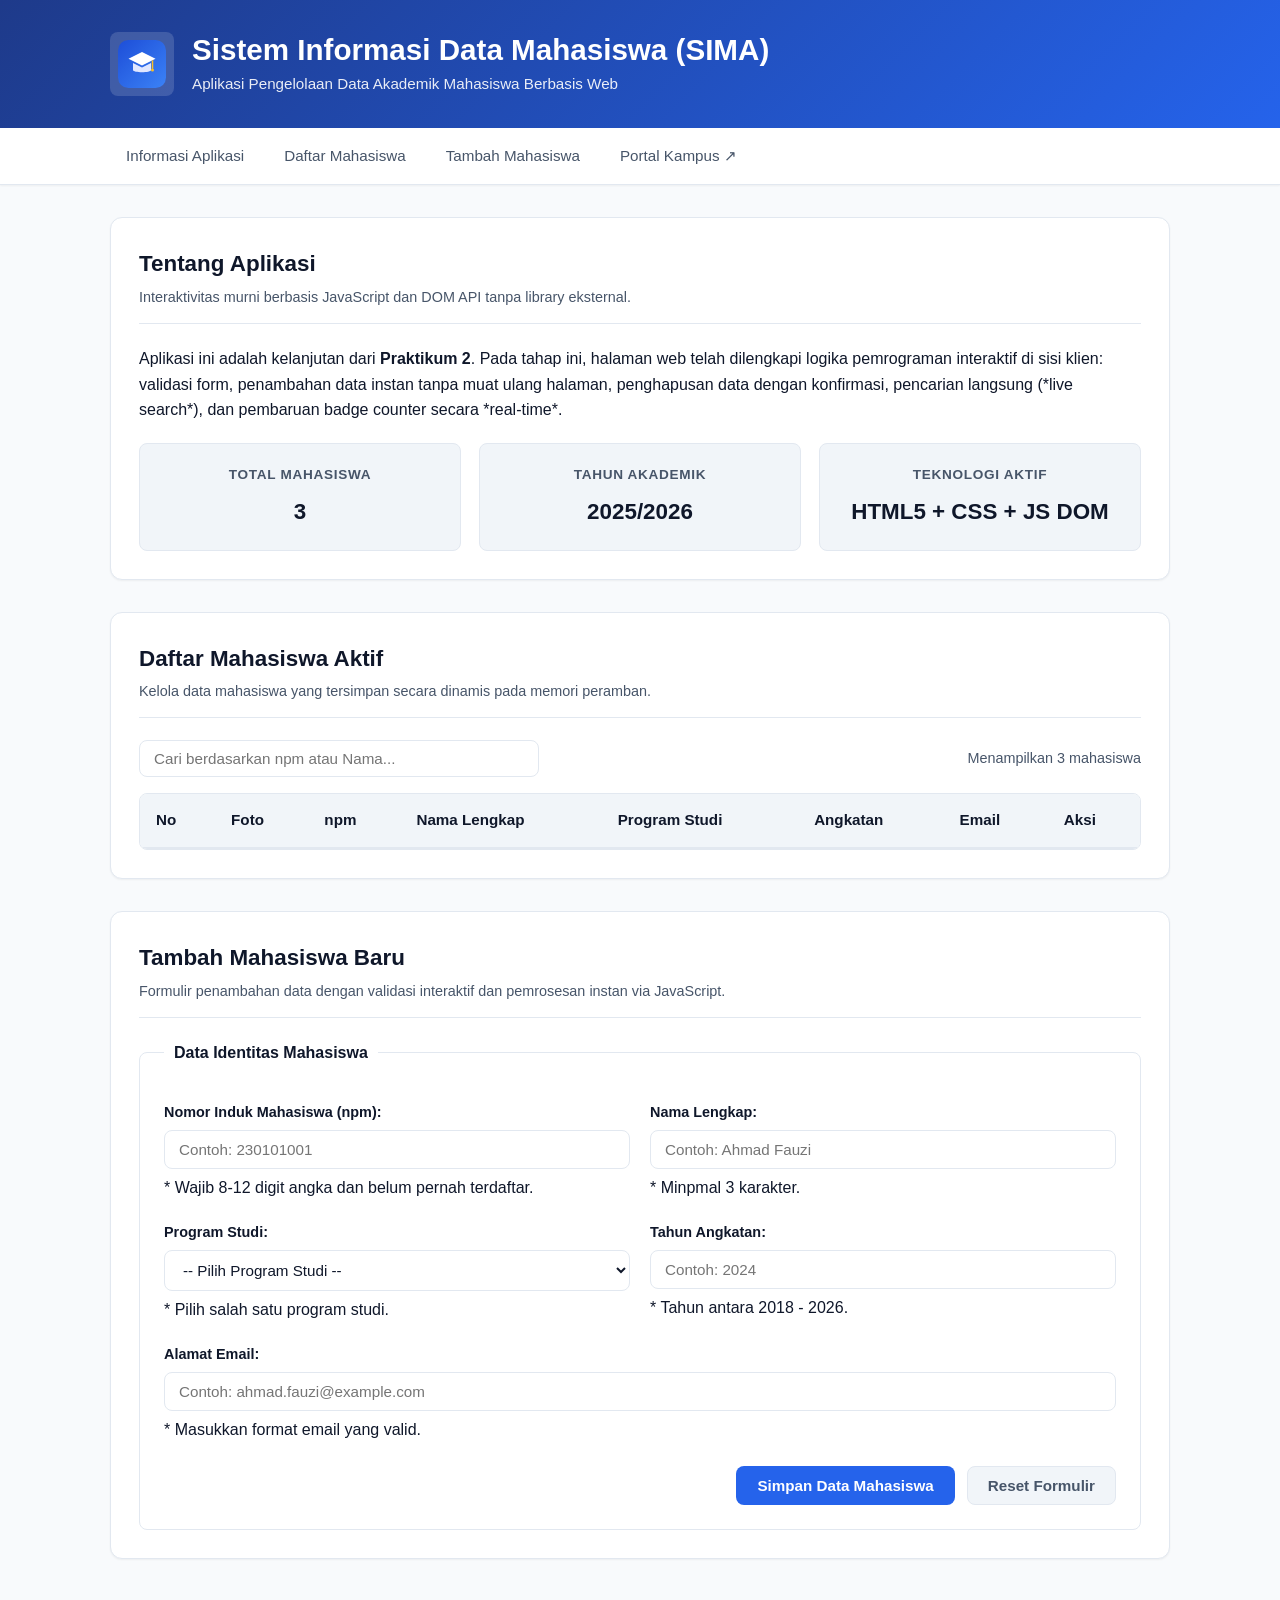
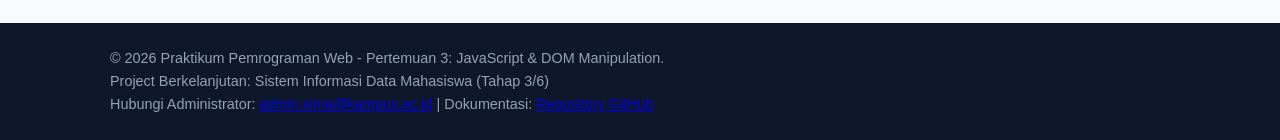
<file: index.html>
<!DOCTYPE html>
<html lang="id">
<head>
    <meta charset="UTF-8">
    <meta name="viewport" content="width=device-width, initial-scale=1.0">
    <title>Sistem Informasi Data Mahasiswa - Praktikum 3</title>
    <link rel="stylesheet" href="style.css">
</head>
<body>

    <!-- 1. Header Aplikasi -->
    <header class="site-header">
        <div class="container header-brand">
            <a href="index.html" class="brand-logo" title="Beranda SIMA">
                <img src="img/logo-sima.svg" alt="Logo Resmi SIMA Kampus" width="48" height="48">
            </a>
            <div>
                <h1>Sistem Informasi Data Mahasiswa (SIMA)</h1>
                <p>Aplikasi Pengelolaan Data Akademik Mahasiswa Berbasis Web</p>
            </div>
        </div>
    </header>

    <!-- 2. Navigation Bar Sticky -->
    <nav class="site-nav">
        <div class="container">
            <ul>
                <li><a href="#informasi">Informasi Aplikasi</a></li>
                <li><a href="#daftar-mahasiswa">Daftar Mahasiswa</a></li>
                <li><a href="#form-tambah">Tambah Mahasiswa</a></li>
                <li><a href="https://kampus.ac.id" target="_blank" rel="noopener noreferrer">Portal Kampus &UpperRightArrow;</a></li>
            </ul>
        </div>
    </nav>

    <!-- Konten Utama Halaman -->
    <main>
        <div class="container">

            <!-- Kotak Notifikasi Alert Dinamis (dikontrol oleh JS) -->
            <div id="alert-box" class="alert-box" role="alert"></div>

            <!-- 3. Section Informasi Aplikasi -->
            <section id="informasi" class="content-section">
                <div class="section-header">
                    <h2>Tentang Aplikasi</h2>
                    <p>Interaktivitas murni berbasis JavaScript dan DOM API tanpa library eksternal.</p>
                </div>
                <p>
                    Aplikasi ini adalah kelanjutan dari <strong>Praktikum 2</strong>. Pada tahap ini, 
                    halaman web telah dilengkapi logika pemrograman interaktif di sisi klien: validasi form, 
                    penambahan data instan tanpa muat ulang halaman, penghapusan data dengan konfirmasi, 
                    pencarian langsung (*live search*), dan pembaruan badge counter secara *real-time*.
                </p>

                <div class="info-grid">
                    <article class="info-card">
                        <h3>Total Mahasiswa</h3>
                        <p id="total-mahasiswa-badge" class="counter-highlight">3</p>
                    </article>
                    <article class="info-card">
                        <h3>Tahun Akademik</h3>
                        <p>2025/2026</p>
                    </article>
                    <article class="info-card">
                        <h3>Teknologi Aktif</h3>
                        <p>HTML5 + CSS + JS DOM</p>
                    </article>
                </div>
            </section>

            <!-- 4. Section Daftar Mahasiswa, Toolbar Pencarian & 5. Tabel Data -->
            <section id="daftar-mahasiswa" class="content-section">
                <div class="section-header">
                    <h2>Daftar Mahasiswa Aktif</h2>
                    <p>Kelola data mahasiswa yang tersimpan secara dinamis pada memori peramban.</p>
                </div>

                <!-- Toolbar Pencarian dan Ringkasan Jumlah -->
                <div class="table-toolbar">
                    <div class="search-box">
                        <input 
                            type="search" 
                            id="input-search" 
                            class="search-input" 
                            placeholder="Cari berdasarkan npm atau Nama...">
                    </div>
                    <div id="total-mahasiswa-info" class="status-summary">
                        Menampilkan 3 mahasiswa
                    </div>
                </div>

                <!-- Tabel Data Responsif -->
                <div class="table-responsive">
                    <table class="data-table">
                        <thead>
                            <tr>
                                <th>No</th>
                                <th>Foto</th>
                                <th>npm</th>
                                <th>Nama Lengkap</th>
                                <th>Program Studi</th>
                                <th>Angkatan</th>
                                <th>Email</th>
                                <th>Aksi</th>
                            </tr>
                        </thead>
                        <tbody id="tabel-body-mahasiswa">
                            <!-- Baris tabel akan di-generate secara dinamis oleh app.js -->
                        </tbody>
                    </table>
                </div>
            </section>

            <!-- 6. Section Form Tambah Mahasiswa dengan Validasi JS -->
            <section id="form-tambah" class="content-section">
                <div class="section-header">
                    <h2>Tambah Mahasiswa Baru</h2>
                    <p>Formulir penambahan data dengan validasi interaktif dan pemrosesan instan via JavaScript.</p>
                </div>

                <form id="form-tambah-mahasiswa" class="app-form" novalidate>
                    <fieldset>
                        <legend>Data Identitas Mahasiswa</legend>

                        <div class="form-grid">
                            <div class="form-group">
                                <label for="npm" class="form-label">Nomor Induk Mahasiswa (npm):</label>
                                <input 
                                    type="text" 
                                    id="npm" 
                                    name="npm" 
                                    class="form-input" 
                                    placeholder="Contoh: 230101001">
                                <span class="form-help">* Wajib 8-12 digit angka dan belum pernah terdaftar.</span>
                            </div>

                            <div class="form-group">
                                <label for="nama" class="form-label">Nama Lengkap:</label>
                                <input 
                                    type="text" 
                                    id="nama" 
                                    name="nama" 
                                    class="form-input" 
                                    placeholder="Contoh: Ahmad Fauzi">
                                <span class="form-help">* Minpmal 3 karakter.</span>
                            </div>

                            <div class="form-group">
                                <label for="program_studi" class="form-label">Program Studi:</label>
                                <select id="program_studi" name="program_studi" class="form-select">
                                    <option value="">-- Pilih Program Studi --</option>
                                    <option value="Teknik Informatika">Teknik Informatika</option>
                                    <option value="Sistem Informasi">Sistem Informasi</option>
                                    <option value="Teknologi Informasi">Teknologi Informasi</option>
                                    <option value="Rekayasa Perangkat Lunak">Rekayasa Perangkat Lunak</option>
                                </select>
                                <span class="form-help">* Pilih salah satu program studi.</span>
                            </div>

                            <div class="form-group">
                                <label for="angkatan" class="form-label">Tahun Angkatan:</label>
                                <input 
                                    type="number" 
                                    id="angkatan" 
                                    name="angkatan" 
                                    class="form-input" 
                                    placeholder="Contoh: 2024">
                                <span class="form-help">* Tahun antara 2018 - 2026.</span>
                            </div>

                            <div class="form-group full-width">
                                <label for="email" class="form-label">Alamat Email:</label>
                                <input 
                                    type="email" 
                                    id="email" 
                                    name="email" 
                                    class="form-input" 
                                    placeholder="Contoh: ahmad.fauzi@example.com">
                                <span class="form-help">* Masukkan format email yang valid.</span>
                            </div>
                        </div>

                        <div class="form-actions">
                            <button type="submit" class="btn btn-primary">Simpan Data Mahasiswa</button>
                            <button type="reset" class="btn btn-secondary">Reset Formulir</button>
                        </div>
                    </fieldset>
                </form>
            </section>

        </div>
    </main>

    <!-- 7. Footer -->
    <footer class="site-footer">
        <div class="container">
            <p>&copy; 2026 Praktikum Pemrograman Web - Pertemuan 3: JavaScript & DOM Manipulation.</p>
            <p>Project Berkelanjutan: Sistem Informasi Data Mahasiswa (Tahap 3/6)</p>
            <p>
                Hubungi Administrator: <a href="mailto:admin.sima@kampus.ac.id">admin.sima@kampus.ac.id</a> | 
                Dokumentasi: <a href="https://github.com" target="_blank" rel="noopener noreferrer">Repository GitHub</a>
            </p>
        </div>
    </footer>

    <!-- Tambahkan Script JavaScript Eksternal -->
    <script src="app.js"></script>
</body>
</html>
</file>
<file: style.css>
/* ==========================================================================
   Praktikum 3: Implementasi Interaktivitas Web Menggunakan JavaScript dan DOM
   Project: Sistem Informasi Data Mahasiswa (SIMA)
   Mewarisi & Memperluas Praktikum 2 (Native CSS)
   ========================================================================== */

/* 1. CSS Variables */
:root {
    --primary-color: #2563eb;
    --primary-hover: #1d4ed8;
    --primary-light: #eff6ff;
    --secondary-color: #64748b;
    --secondary-hover: #475569;
    --success-color: #10b981;
    --success-light: #ecfdf5;
    --danger-color: #ef4444;
    --danger-hover: #dc2626;
    --danger-light: #fef2f2;
    --warning-color: #f59e0b;
    
    --bg-page: #f8fafc;
    --bg-surface: #ffffff;
    --bg-surface-alt: #f1f5f9;
    
    --text-primary: #0f172a;
    --text-secondary: #475569;
    --text-muted: #94a3b8;
    --text-inverse: #ffffff;
    
    --border-color: #e2e8f0;
    --border-radius-sm: 4px;
    --border-radius-md: 8px;
    --border-radius-lg: 12px;
    
    --shadow-sm: 0 1px 2px 0 rgba(0, 0, 0, 0.05);
    --shadow-md: 0 4px 6px -1px rgba(0, 0, 0, 0.1), 0 2px 4px -2px rgba(0, 0, 0, 0.1);
    
    --font-main: -apple-system, BlinkMacSystemFont, "Segoe UI", Roboto, Oxygen, Ubuntu, Cantarell, "Helvetica Neue", sans-serif;
    --line-height-normal: 1.6;
}

/* 2. Reset & Base Styles */
*, *::before, *::after {
    box-sizing: border-box;
    margin: 0;
    padding: 0;
}

html {
    scroll-behavior: smooth;
}

body {
    font-family: var(--font-main);
    line-height: var(--line-height-normal);
    color: var(--text-primary);
    background-color: var(--bg-page);
    min-height: 100vh;
    display: flex;
    flex-direction: column;
}

.container {
    width: 100%;
    max-width: 1100px;
    margin-left: auto;
    margin-right: auto;
    padding-left: 20px;
    padding-right: 20px;
}

/* 3. Header */
.site-header {
    background: linear-gradient(135deg, #1e3a8a 0%, #2563eb 100%);
    color: var(--text-inverse);
    padding: 32px 0;
    box-shadow: var(--shadow-md);
}

.header-brand {
    display: flex;
    align-items: center;
    gap: 18px;
}

.brand-logo {
    display: flex;
    align-items: center;
    justify-content: center;
    background-color: rgba(255, 255, 255, 0.15);
    padding: 8px;
    border-radius: var(--border-radius-md);
    transition: transform 0.2s ease, background-color 0.2s ease;
}

.brand-logo:hover {
    transform: scale(1.05);
    background-color: rgba(255, 255, 255, 0.25);
}

.header-brand h1 {
    font-size: 1.85rem;
    font-weight: 700;
    line-height: 1.2;
    margin-bottom: 4px;
}

.header-brand p {
    font-size: 0.95rem;
    opacity: 0.9;
}

/* 4. Navigation Bar */
.site-nav {
    background-color: var(--bg-surface);
    border-bottom: 1px solid var(--border-color);
    position: sticky;
    top: 0;
    z-index: 100;
    box-shadow: var(--shadow-sm);
}

.site-nav ul {
    list-style: none;
    display: flex;
    gap: 8px;
    overflow-x: auto;
    padding: 6px 0;
}

.site-nav a {
    display: block;
    padding: 10px 16px;
    color: var(--text-secondary);
    text-decoration: none;
    font-weight: 500;
    font-size: 0.95rem;
    border-radius: var(--border-radius-sm);
    transition: all 0.2s ease;
    white-space: nowrap;
}

.site-nav a:hover {
    color: var(--primary-color);
    background-color: var(--primary-light);
}

/* 5. Main Content & Sections */
main {
    flex: 1;
    padding: 32px 0;
}

.content-section {
    background-color: var(--bg-surface);
    border: 1px solid var(--border-color);
    border-radius: var(--border-radius-lg);
    padding: 28px;
    margin-bottom: 32px;
    box-shadow: var(--shadow-sm);
}

.section-header {
    border-bottom: 1px solid var(--border-color);
    padding-bottom: 14px;
    margin-bottom: 22px;
}

.section-header h2 {
    font-size: 1.4rem;
    color: var(--text-primary);
    font-weight: 700;
}

.section-header p {
    font-size: 0.9rem;
    color: var(--text-secondary);
    margin-top: 4px;
}

/* Info Grid */
.info-grid {
    display: grid;
    grid-template-columns: repeat(auto-fit, minmax(220px, 1fr));
    gap: 18px;
    margin-top: 20px;
}

.info-card {
    background-color: var(--bg-surface-alt);
    border: 1px solid var(--border-color);
    border-radius: var(--border-radius-md);
    padding: 20px;
    text-align: center;
}

.info-card h3 {
    font-size: 0.85rem;
    text-transform: uppercase;
    letter-spacing: 0.05em;
    color: var(--text-secondary);
    margin-bottom: 8px;
}

.info-card p {
    font-size: 1.4rem;
    font-weight: 700;
    color: var(--text-primary);
}

.counter-highlight {
    color: var(--primary-color);
}

/* 6. Alert Notification Box (Dinamis dari JS) */
.alert-box {
    padding: 14px 18px;
    border-radius: var(--border-radius-md);
    margin-bottom: 20px;
    font-size: 0.95rem;
    font-weight: 500;
    display: none;
    animation: fadeIn 0.3s ease;
}

.alert-box.show {
    display: block;
}

.alert-success {
    background-color: var(--success-light);
    color: #065f46;
    border: 1px solid #a7f3d0;
}

.alert-danger {
    background-color: var(--danger-light);
    color: #991b1b;
    border: 1px solid #fecaca;
}

.alert-info {
    background-color: var(--primary-light);
    color: #1e40af;
    border: 1px solid #bfdbfe;
}

@keyframes fadeIn {
    from { opacity: 0; transform: translateY(-6px); }
    to { opacity: 1; transform: translateY(0); }
}

/* 7. Search Bar Container */
.table-toolbar {
    display: flex;
    justify-content: space-between;
    align-items: center;
    flex-wrap: wrap;
    gap: 12px;
    margin-bottom: 16px;
}

.search-box {
    position: relative;
    flex: 1;
    max-width: 400px;
}

.search-input {
    width: 100%;
    padding: 9px 14px;
    font-size: 0.95rem;
    border: 1.5px solid var(--border-color);
    border-radius: var(--border-radius-md);
    outline: none;
    transition: all 0.2s;
}

.search-input:focus {
    border-color: var(--primary-color);
    box-shadow: 0 0 0 3px rgba(37, 99, 235, 0.15);
}

.status-summary {
    font-size: 0.9rem;
    color: var(--text-secondary);
    font-weight: 500;
}

/* 8. Data Table */
.table-responsive {
    width: 100%;
    overflow-x: auto;
    border-radius: var(--border-radius-md);
    border: 1px solid var(--border-color);
}

.data-table {
    width: 100%;
    border-collapse: collapse;
    font-size: 0.95rem;
    text-align: left;
}

.data-table thead {
    background-color: var(--bg-surface-alt);
    border-bottom: 2px solid var(--border-color);
}

.data-table th {
    padding: 14px 16px;
    font-weight: 600;
    color: var(--text-primary);
    white-space: nowrap;
}

.data-table td {
    padding: 14px 16px;
    border-bottom: 1px solid var(--border-color);
    color: var(--text-secondary);
    vertical-align: middle;
}

.data-table tbody tr:hover {
    background-color: #f8fafc;
}

.avatar-img {
    width: 36px;
    height: 36px;
    border-radius: 50%;
    object-fit: cover;
    display: block;
}

.badge {
    display: inline-block;
    padding: 4px 10px;
    font-size: 0.8rem;
    font-weight: 600;
    border-radius: 9999px;
    background-color: var(--primary-light);
    color: var(--primary-color);
}

.link-email {
    color: var(--primary-color);
    text-decoration: none;
}

.link-email:hover {
    text-decoration: underline;
}

.empty-row {
    text-align: center;
    padding: 32px !important;
    color: var(--text-muted);
    font-style: italic;
}

/* 9. Form Styles */
.app-form fieldset {
    border: 1px solid var(--border-color);
    border-radius: var(--border-radius-md);
    padding: 24px;
}

.app-form legend {
    font-size: 1rem;
    font-weight: 600;
    color: var(--text-primary);
    padding: 0 10px;
}

.form-grid {
    display: grid;
    grid-template-columns: repeat(2, 1fr);
    gap: 20px;
    margin-top: 12px;
}

.form-group {
    display: flex;
    flex-direction: column;
    gap: 6px;
}

.form-group.full-width {
    grid-column: 1 / -1;
}

.form-group label {
    font-size: 0.9rem;
    font-weight: 600;
    color: var(--text-primary);
}

.required {
    color: var(--danger-color);
}

.form-group input,
.form-group select {
    padding: 10px 14px;
    font-size: 0.95rem;
    border: 1px solid var(--border-color);
    border-radius: var(--border-radius-md);
    background-color: var(--bg-surface);
    color: var(--text-primary);
    outline: none;
    transition: all 0.2s ease;
}

.form-group input:focus,
.form-group select:focus {
    border-color: var(--primary-color);
    box-shadow: 0 0 0 3px rgba(37, 99, 235, 0.15);
}

.form-actions {
    display: flex;
    justify-content: flex-end;
    gap: 12px;
    margin-top: 24px;
}

/* 10. Buttons */
.btn {
    display: inline-flex;
    align-items: center;
    justify-content: center;
    padding: 10px 20px;
    font-size: 0.95rem;
    font-weight: 600;
    border-radius: var(--border-radius-md);
    border: 1px solid transparent;
    cursor: pointer;
    transition: all 0.2s ease;
    text-decoration: none;
}

.btn-primary {
    background-color: var(--primary-color);
    color: var(--text-inverse);
}

.btn-primary:hover {
    background-color: var(--primary-hover);
}

.btn-secondary {
    background-color: var(--bg-surface-alt);
    color: var(--text-secondary);
    border-color: var(--border-color);
}

.btn-secondary:hover {
    background-color: #e2e8f0;
    color: var(--text-primary);
}

.btn-danger {
    background-color: var(--danger-color);
    color: var(--text-inverse);
}

.btn-danger:hover {
    background-color: var(--danger-hover);
}

.btn-sm {
    padding: 6px 12px;
    font-size: 0.85rem;
}

/* 11. Footer */
.site-footer {
    background-color: #0f172a;
    color: #94a3b8;
    padding: 24px 0;
    font-size: 0.9rem;
    margin-top: auto;
}

.footer-content {
    display: flex;
    justify-content: space-between;
    align-items: center;
    flex-wrap: wrap;
    gap: 12px;
}

/* 12. Media Queries */
@media (max-width: 768px) {
    .form-grid {
        grid-template-columns: 1fr;
    }
    
    .header-brand {
        flex-direction: column;
        text-align: center;
    }
    
    .table-toolbar {
        flex-direction: column;
        align-items: stretch;
    }
    
    .search-box {
        max-width: 100%;
    }
    
    .footer-content {
        flex-direction: column;
        text-align: center;
    }
}
</file>
